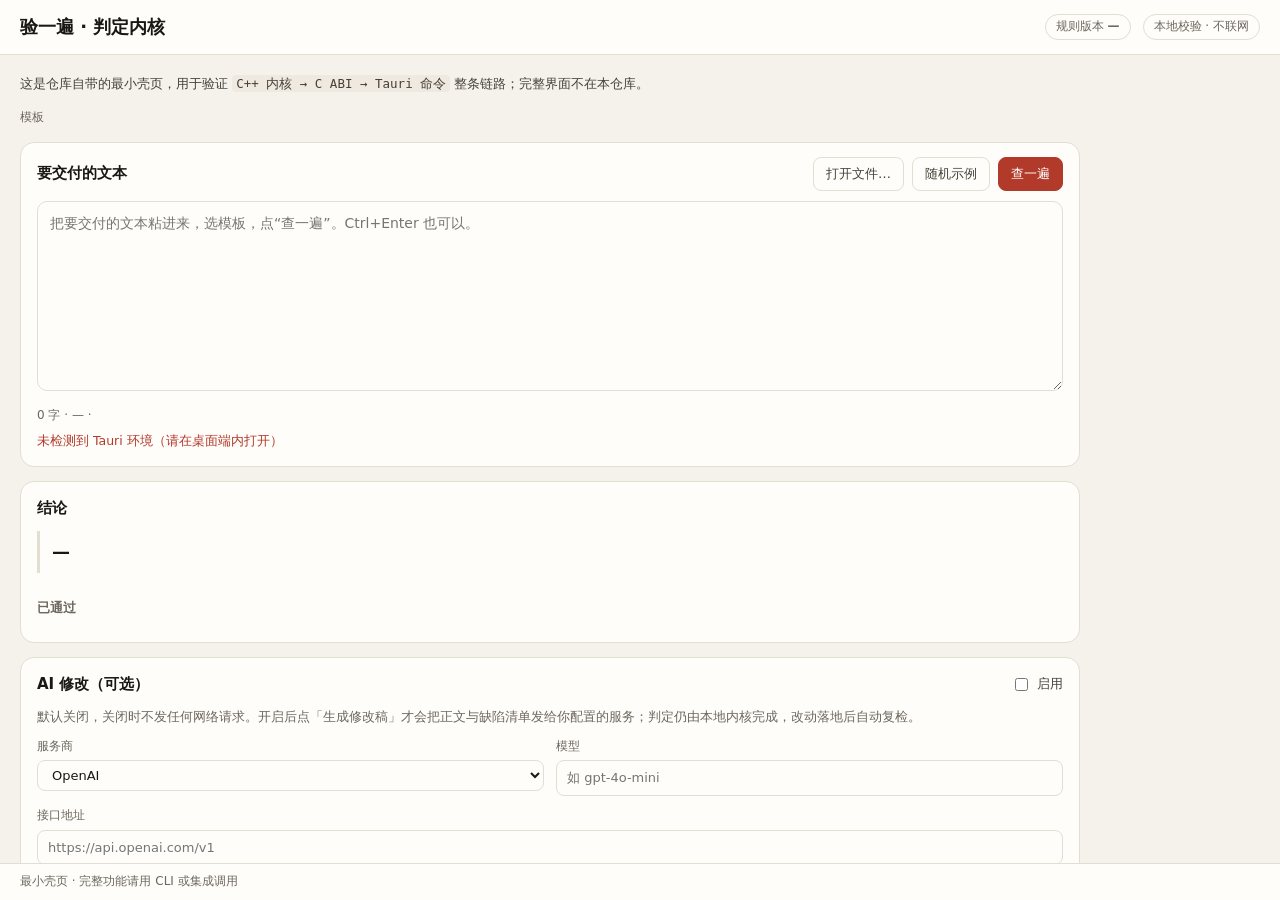
<file: shell/index.html>
<!doctype html>
<html lang="zh-CN">
<head>
<meta charset="utf-8">
<meta name="viewport" content="width=device-width, initial-scale=1">
<meta name="color-scheme" content="light">
<title>验一遍 · 判定内核</title>
<link rel="stylesheet" href="style.css">
</head>
<body>
<header class="bar">
  <strong>验一遍 · 判定内核</strong>
  <span class="ver">规则版本 <b id="rule-version">—</b></span>
  <span class="ver">本地校验 · 不联网</span>
</header>

<main>
  <p class="lede">这是仓库自带的最小壳页，用于验证 <code>C++ 内核 → C ABI → Tauri 命令</code> 整条链路；完整界面不在本仓库。</p>

  <section class="row" aria-label="模板">
    <span class="label">模板</span>
    <div id="templates" class="chips"></div>
  </section>

  <section class="pane">
    <div class="pane-head">
      <h2>要交付的文本</h2>
      <div class="actions">
        <button id="btn-open" class="btn">打开文件…</button>
        <button id="btn-sample" class="btn">随机示例</button>
        <button id="btn-check" class="btn btn-primary">查一遍</button>
      </div>
    </div>
    <textarea id="text" spellcheck="false" placeholder="把要交付的文本粘进来，选模板，点“查一遍”。Ctrl+Enter 也可以。"></textarea>
    <p class="stat"><span id="stat-chars">0 字</span> · <span id="stat-enc">—</span> · <span id="stat-cap"></span></p>
    <p id="hint" class="hint" role="status" aria-live="polite"></p>
  </section>

  <section class="pane" aria-live="polite">
    <div class="pane-head"><h2>结论</h2></div>
    <div id="verdict" class="verdict"><b id="verdict-text">—</b><span id="verdict-why"></span></div>
    <ul id="defects" class="list"></ul>
    <h3>已通过</h3>
    <ul id="passes" class="list pass"></ul>
  </section>
  <section class="pane" aria-label="AI 修改">
    <div class="pane-head">
      <h2>AI 修改（可选）</h2>
      <label class="chk"><input type="checkbox" id="ai-enabled"> 启用</label>
    </div>
    <p class="note">默认关闭，关闭时不发任何网络请求。开启后点「生成修改稿」才会把正文与缺陷清单发给你配置的服务；判定仍由本地内核完成，改动落地后自动复检。</p>
    <div class="ai-grid">
      <label class="f"><span>服务商</span>
        <select id="ai-provider">
          <option value="openai">OpenAI</option>
          <option value="deepseek">DeepSeek</option>
          <option value="custom">自定义</option>
        </select>
      </label>
      <label class="f"><span>模型</span><input id="ai-model" placeholder="如 gpt-4o-mini"></label>
      <label class="f wide"><span>接口地址</span><input id="ai-base" placeholder="https://api.openai.com/v1"></label>
      <label class="f wide"><span>API Key</span><input id="ai-key" type="password" autocomplete="off" placeholder="只存在本机内存，不落盘、不回显"></label>
    </div>
    <div class="actions ai-actions">
      <button id="btn-ai-save" class="btn">保存设置</button>
      <button id="btn-ai-clear" class="btn">清除 Key</button>
      <button id="btn-ai-run" class="btn btn-primary" disabled>生成修改稿</button>
      <button id="btn-ai-cancel" class="btn" disabled>取消</button>
    </div>
    <p id="ai-hint" class="hint" role="status" aria-live="polite"></p>
    <div id="ai-out" class="ai-out"></div>
  </section>
</main>

<footer><span id="foot-note">最小壳页 · 完整功能请用 CLI 或集成调用</span></footer>
<script src="app.js"></script>
</body>
</html>
</file>
<file: shell/style.css>
:root{
  --bg:#f5f2ec;--surface:#fffdfa;--ink:#191815;--ink-2:#45413a;--ink-3:#6d675e;
  --line:#e3ddd2;--accent:#b23a2a;--ok:#2b6549;--warn:#8c5806;
  --fs-sm:13px;--fs-md:14px;--fs-lg:15px;--fs-xl:18px;
}
*{box-sizing:border-box}
html,body{margin:0;height:100%}
body{
  background:var(--bg);color:var(--ink);
  font:var(--fs-md)/1.65 "Segoe UI","Microsoft YaHei",system-ui,sans-serif;
  display:flex;flex-direction:column;
}
code{font-family:ui-monospace,Consolas,monospace;background:#efe9df;padding:1px 4px;border-radius:4px;font-size:12.5px}
.bar{display:flex;align-items:center;gap:12px;padding:12px 20px;background:var(--surface);border-bottom:1px solid var(--line)}
.bar strong{font-size:var(--fs-xl)}
.ver{margin-left:auto;font-size:12px;color:var(--ink-3);border:1px solid var(--line);border-radius:999px;padding:2px 10px}
.ver+.ver{margin-left:0}
main{flex:1 1 auto;overflow:auto;padding:18px 20px 24px;display:flex;flex-direction:column;gap:14px;max-width:1100px;width:100%}
.lede{margin:0;color:var(--ink-2);font-size:var(--fs-sm)}
.row{display:flex;align-items:center;gap:10px}
.label{font-size:12px;color:var(--ink-3)}
.chips{display:flex;gap:8px;flex-wrap:wrap}
.chip{cursor:pointer;border:1px solid var(--line);background:var(--surface);color:var(--ink-2);
  border-radius:999px;padding:4px 12px;font-size:var(--fs-sm);font-family:inherit}
.chip[aria-pressed="true"]{border-color:var(--accent);color:var(--accent);box-shadow:inset 0 0 0 1px var(--accent)}
.pane{background:var(--surface);border:1px solid var(--line);border-radius:14px;padding:14px 16px}
.pane-head{display:flex;align-items:center;gap:12px;margin-bottom:10px}
.pane-head h2{margin:0;font-size:var(--fs-lg)}
.actions{margin-left:auto;display:flex;gap:8px}
.btn{font:inherit;font-size:var(--fs-sm);padding:5px 12px;border-radius:8px;border:1px solid var(--line);
  background:var(--surface);color:var(--ink-2);cursor:pointer}
.btn:hover{border-color:#cec6b8}
.btn:disabled{opacity:.55;cursor:default}
.btn-primary{background:var(--accent);border-color:var(--accent);color:#fff}
textarea{width:100%;min-height:190px;resize:vertical;font:inherit;padding:10px 12px;border-radius:10px;
  border:1px solid var(--line);background:#fffdfa;color:var(--ink);line-height:1.7}
textarea:focus-visible,.btn:focus-visible,.chip:focus-visible{outline:none;box-shadow:0 0 0 3px rgba(178,58,42,.22)}
.stat{margin:8px 0 0;font-size:12px;color:var(--ink-3)}
.hint{margin:6px 0 0;font-size:12.5px;color:var(--ink-3);min-height:18px}
.hint[data-tone="error"]{color:var(--accent)}
.hint[data-tone="ok"]{color:var(--ok)}
.verdict{display:flex;align-items:baseline;gap:10px;flex-wrap:wrap;border-left:3px solid var(--line);
  padding:6px 0 6px 12px}
.verdict b{font-size:var(--fs-xl)}
.verdict span{color:var(--ink-3);font-size:var(--fs-sm)}
.verdict.is-bad{border-left-color:var(--accent)}
.verdict.is-warn{border-left-color:var(--warn)}
.verdict.is-ok{border-left-color:var(--ok)}
.list{margin:10px 0 0;padding:0;list-style:none;display:flex;flex-direction:column;gap:8px}
.list li{border-left:3px solid var(--line);padding:2px 0 2px 10px;font-size:var(--fs-sm)}
.list li.high{border-left-color:var(--accent)}
.list li.mid{border-left-color:var(--warn)}
.list li.low{border-left-color:#a99a86}
.list li b{font-weight:600}
.list li p{margin:2px 0 0;color:var(--ink-3);font-size:12.5px}
.pass{flex-direction:row;flex-wrap:wrap;gap:6px}
.pass li{border:1px solid var(--line);border-radius:999px;padding:2px 10px;color:var(--ok);border-left-width:1px}
h3{font-size:13px;color:var(--ink-3);margin:14px 0 0;font-weight:600}
footer{padding:8px 20px;border-top:1px solid var(--line);background:var(--surface);color:var(--ink-3);font-size:12px}
/* ---- AI 修改（可选通道） ---- */
.note{margin:0 0 10px;font-size:12.5px;color:var(--ink-3);line-height:1.6}
.chk{margin-left:auto;display:flex;align-items:center;gap:6px;font-size:12.5px;color:var(--ink-2)}
.ai-grid{display:grid;grid-template-columns:1fr 1fr;gap:10px 12px}
.f{display:flex;flex-direction:column;gap:4px;font-size:12px;color:var(--ink-3)}
.f.wide{grid-column:1 / -1}
.f input,.f select{font:inherit;font-size:var(--fs-sm);padding:6px 10px;border-radius:8px;border:1px solid var(--line);background:#fffdfa;color:var(--ink)}
.f input:focus-visible,.f select:focus-visible{outline:none;box-shadow:0 0 0 3px rgba(178,58,42,.22)}
.ai-actions{margin:12px 0 0;justify-content:flex-start}
.ai-out{margin-top:6px}
.ai-cmp{border-left:3px solid var(--line);padding:6px 0 6px 12px;font-size:var(--fs-sm);color:var(--ink-2);line-height:1.6}
.ai-list{margin:8px 0 0;padding:0;list-style:none;display:flex;flex-direction:column;gap:6px}
.ai-list li{border-left:3px solid var(--line);padding:2px 0 2px 10px;font-size:12.5px}
.ai-list li b{font-weight:600}
.ai-list li p{margin:2px 0 0;color:var(--ink-3);font-size:12px}
h4{font-size:12.5px;color:var(--ink-3);margin:14px 0 0;font-weight:600}
</file>
